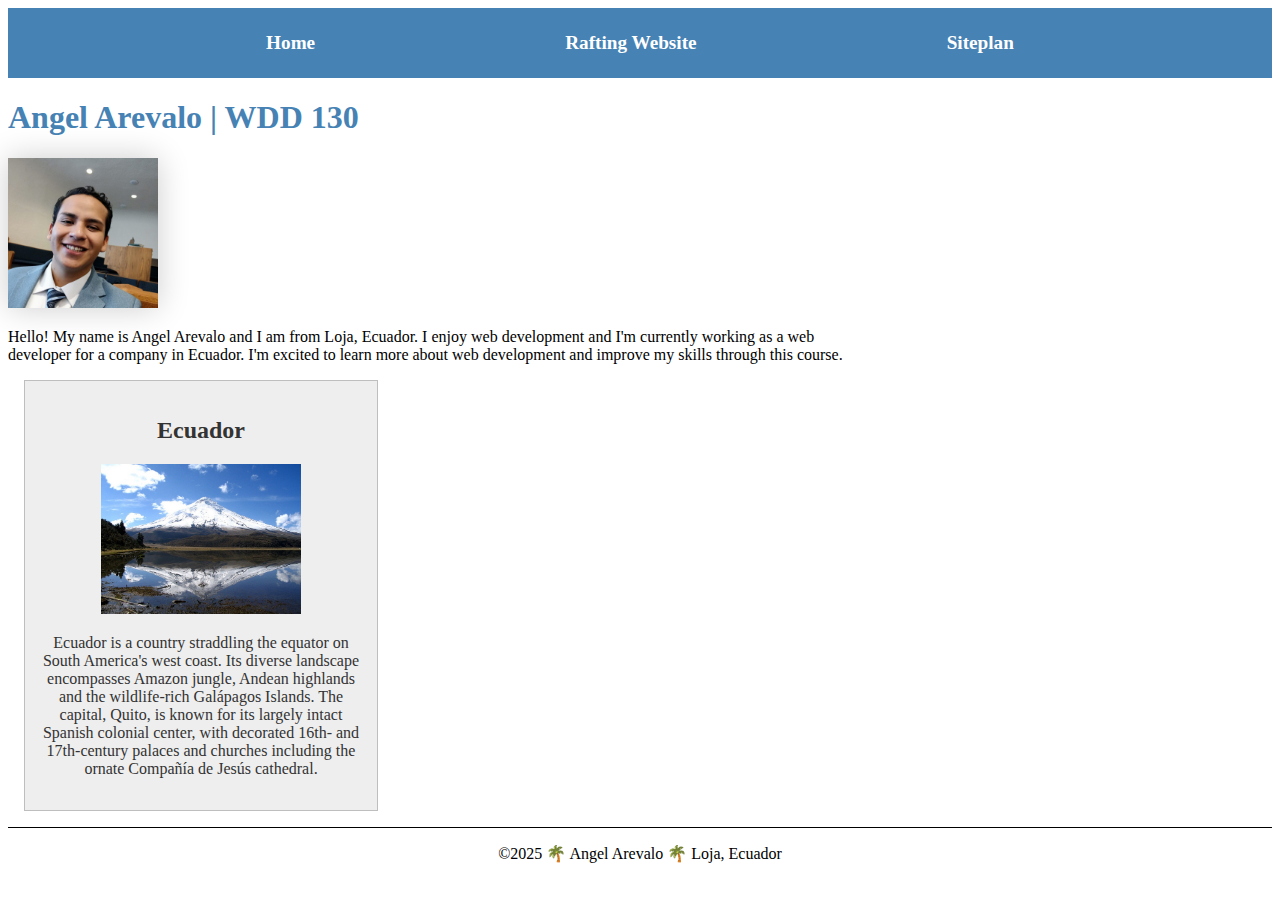
<file: index.html>
<!DOCTYPE html>
<html lang="en">
<head>
    <meta charset="UTF-8">
    <meta name="viewport" content="width=device-width, initial-scale=1.0">
    <title>Angel Arevalo | WDD 130</title>
    <meta name="description" content="Angel Arevalo's WDD 130 course home page, showcasing web development projects and skills">
    <meta name="author" content="Angel Arevalo">
    <link rel="stylesheet" href="styles/styles.css">
</head>
<body>
    <header>
    <nav>
        <a href="#">Home</a>
        <a href="#">Rafting Website</a>
        <a href="#">Siteplan</a>
    </nav>
</header>
    <main class="profile-section">
        <h1>Angel Arevalo | WDD 130</h1>
        
        <img src="images/profile.jpeg" alt="Profile picture of Angel Arevalo" class="profile-image">
        
        <p>Hello! My name is Angel Arevalo and I am from Loja, Ecuador. I enjoy web development and I'm currently working as a web developer for a company in Ecuador. I'm excited to learn more about web development and improve my skills through this course.</p>
    </main>

    <aside>
        <h2>Ecuador</h2>
        <img src="images/ecuador.jpg" alt="Beautiful landscape of Ecuador">
        <p>Ecuador is a country straddling the equator on South America's west coast. Its diverse landscape encompasses Amazon jungle, Andean highlands and the wildlife-rich Galápagos Islands. The capital, Quito, is known for its largely intact Spanish colonial center, with decorated 16th- and 17th-century palaces and churches including the ornate Compañía de Jesús cathedral.</p>
    </aside>

    <footer>
        <p>&copy;2025 <span >🌴</span> Angel Arevalo <span>🌴</span> Loja, Ecuador</p>
    </footer>
</body>
</html>
</file>
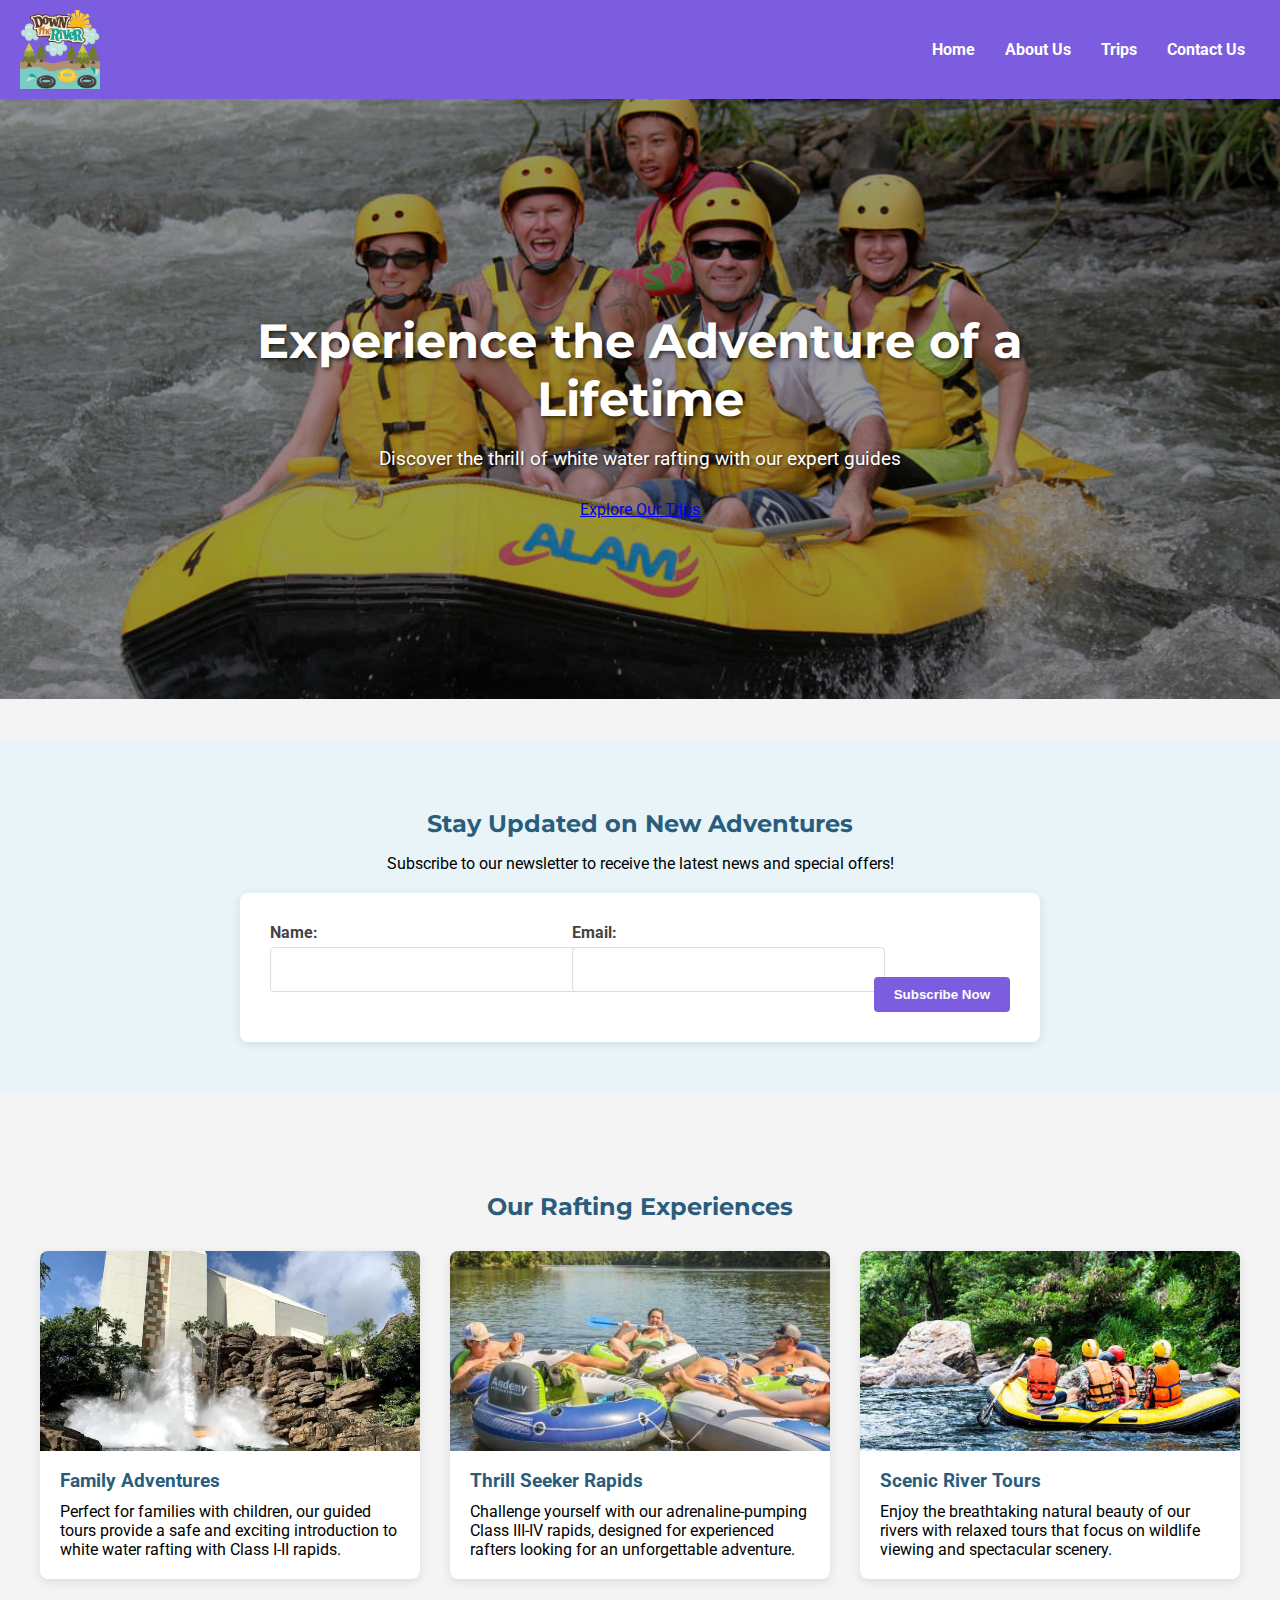
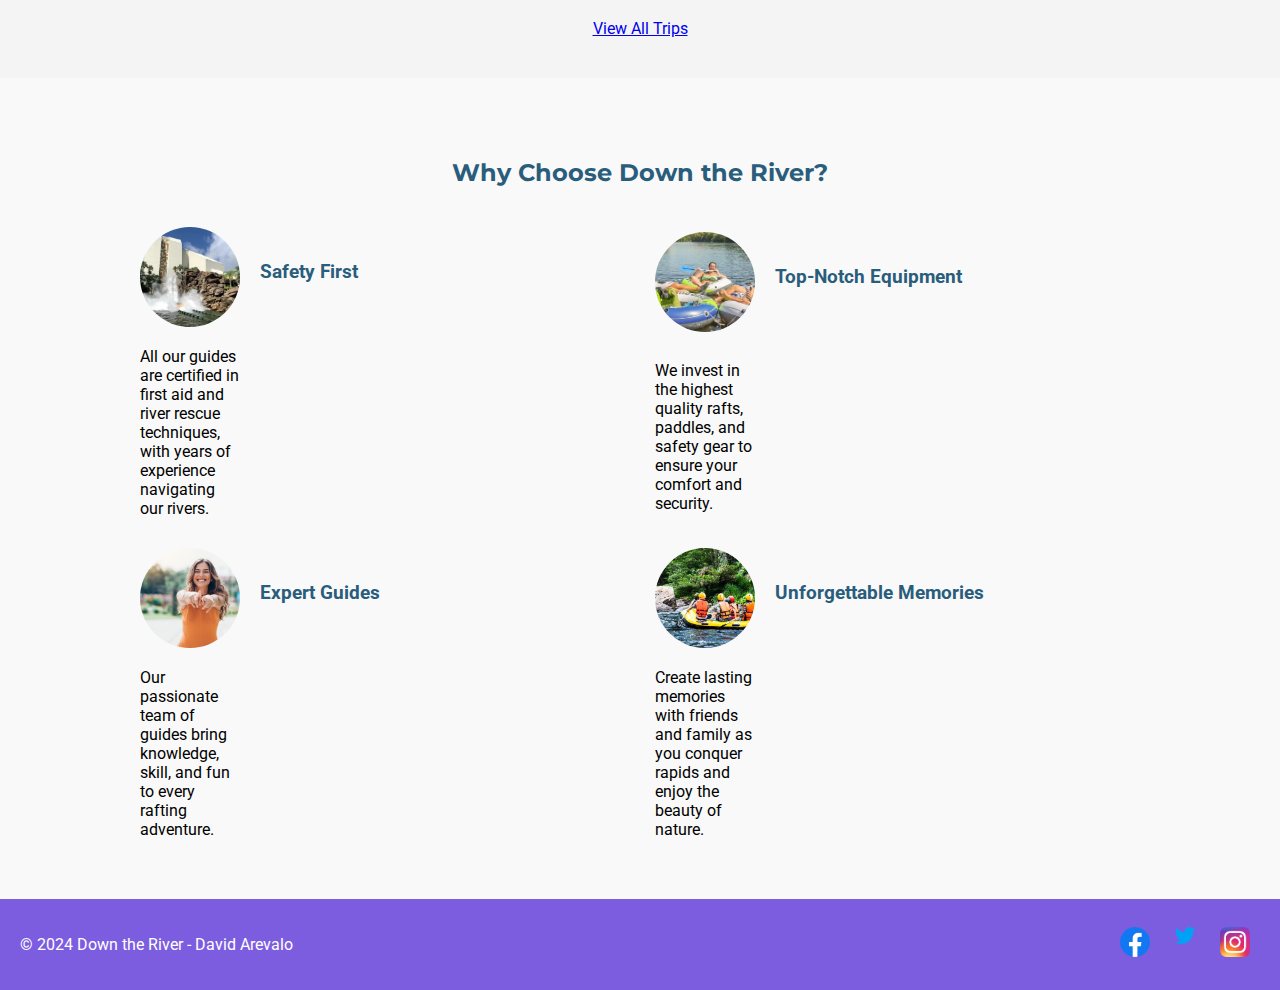
<file: wwr/index.html>
<!DOCTYPE html>
<html lang="en">
<head>
    <meta name="author" content="David Arevalo">
    <meta charset="UTF-8">
    <meta name="viewport" content="width=device-width, initial-scale=1.0">
    <title>Down the River | White Water Rafting Adventures</title>
    <meta name="description" content="Experience thrilling white water rafting adventures with Down the River. Book your adventure today!">
    <!-- Google Fonts -->
    <link rel="preconnect" href="https://fonts.googleapis.com">
    <link rel="preconnect" href="https://fonts.gstatic.com" crossorigin>
    <link href="https://fonts.googleapis.com/css2?family=Roboto:wght@400;700&family=Montserrat:wght@600;700&display=swap" rel="stylesheet">
    <link rel="stylesheet" href="rafting.css">
</head>
<body>
    <header>
        <div class="header-container">
            <img src="images/logo.png" alt="Down the River Logo" class="logo">
            <nav class="top_nav">
                <ul>
                    <li><a href="index.html">Home</a></li>
                    <li><a href="about.html">About Us</a></li>
                    <li><a href="trips.html">Trips</a></li>
                    <li><a href="contact.html">Contact Us</a></li>
                </ul>
            </nav>
        </div>
    </header>
    <main>
        <section class="hero-home">
            <div class="hero-content">
                <h1>Experience the Adventure of a Lifetime</h1>
                <p>Discover the thrill of white water rafting with our expert guides</p>
                <a href="trips.html" class="cta-button">Explore Our Trips</a>
            </div>
        </section>
        
        <section class="newsletter">
            <div class="newsletter-container">
                <h2>Stay Updated on New Adventures</h2>
                <p>Subscribe to our newsletter to receive the latest news and special offers!</p>
                <form action="thankyou.html" method="post" class="newsletter-form">
                    <div class="form-group">
                        <label for="subscriber-name">Name:</label>
                        <input type="text" id="subscriber-name" name="subscriber-name" required>
                    </div>
                    <div class="form-group">
                        <label for="subscriber-email">Email:</label>
                        <input type="email" id="subscriber-email" name="subscriber-email" required>
                    </div>
                    <button type="submit" class="subscribe-btn">Subscribe Now</button>
                </form>
            </div>
        </section>
        
        <section class="services">
            <h2>Our Rafting Experiences</h2>
            <div class="services-grid">
                <div class="service-card">
                    <img src="images/adventure1.webp" alt="Family Rafting">
                    <h3>Family Adventures</h3>
                    <p>Perfect for families with children, our guided tours provide a safe and exciting introduction to white water rafting with Class I-II rapids.</p>
                </div>
                <div class="service-card">
                    <img src="images/adventure2.jpg" alt="Thrill Seeker Rapids">
                    <h3>Thrill Seeker Rapids</h3>
                    <p>Challenge yourself with our adrenaline-pumping Class III-IV rapids, designed for experienced rafters looking for an unforgettable adventure.</p>
                </div>
                <div class="service-card">
                    <img src="images/adventure3.jpeg" alt="Scenic Tours">
                    <h3>Scenic River Tours</h3>
                    <p>Enjoy the breathtaking natural beauty of our rivers with relaxed tours that focus on wildlife viewing and spectacular scenery.</p>
                </div>
            </div>
            <div class="cta-container">
                <a href="trips.html" class="cta-button">View All Trips</a>
            </div>
        </section>
        
        <section class="why-choose">
            <h2>Why Choose Down the River?</h2>
            <div class="features-grid">
                <div class="feature">
                    <img src="images/adventure1.webp" alt="Safety First">
                    <h3>Safety First</h3>
                    <p>All our guides are certified in first aid and river rescue techniques, with years of experience navigating our rivers.</p>
                </div>
                <div class="feature">
                    <img src="images/adventure2.jpg" alt="Quality Equipment">
                    <h3>Top-Notch Equipment</h3>
                    <p>We invest in the highest quality rafts, paddles, and safety gear to ensure your comfort and security.</p>
                </div>
                <div class="feature">
                    <img src="images/employee1.jpg" alt="Expert Guides">
                    <h3>Expert Guides</h3>
                    <p>Our passionate team of guides bring knowledge, skill, and fun to every rafting adventure.</p>
                </div>
                <div class="feature">
                    <img src="images/adventure3.jpeg" alt="Lasting Memories">
                    <h3>Unforgettable Memories</h3>
                    <p>Create lasting memories with friends and family as you conquer rapids and enjoy the beauty of nature.</p>
                </div>
            </div>
        </section>
    </main>
    <footer>
        <div class="footer-content">
            <nav class="media_links">
                <a href="https://facebook.com"><img src="images/facebook.png" alt="Facebook"></a>
                <a href="https://twitter.com"><img src="images/twitter.png" alt="Twitter"></a>
                <a href="https://instagram.com"><img src="images/instagram.png" alt="Instagram"></a>
            </nav>
            <p>&copy; 2024 Down the River - David Arevalo</p>
        </div>
    </footer>
</body>
</html>
</file>
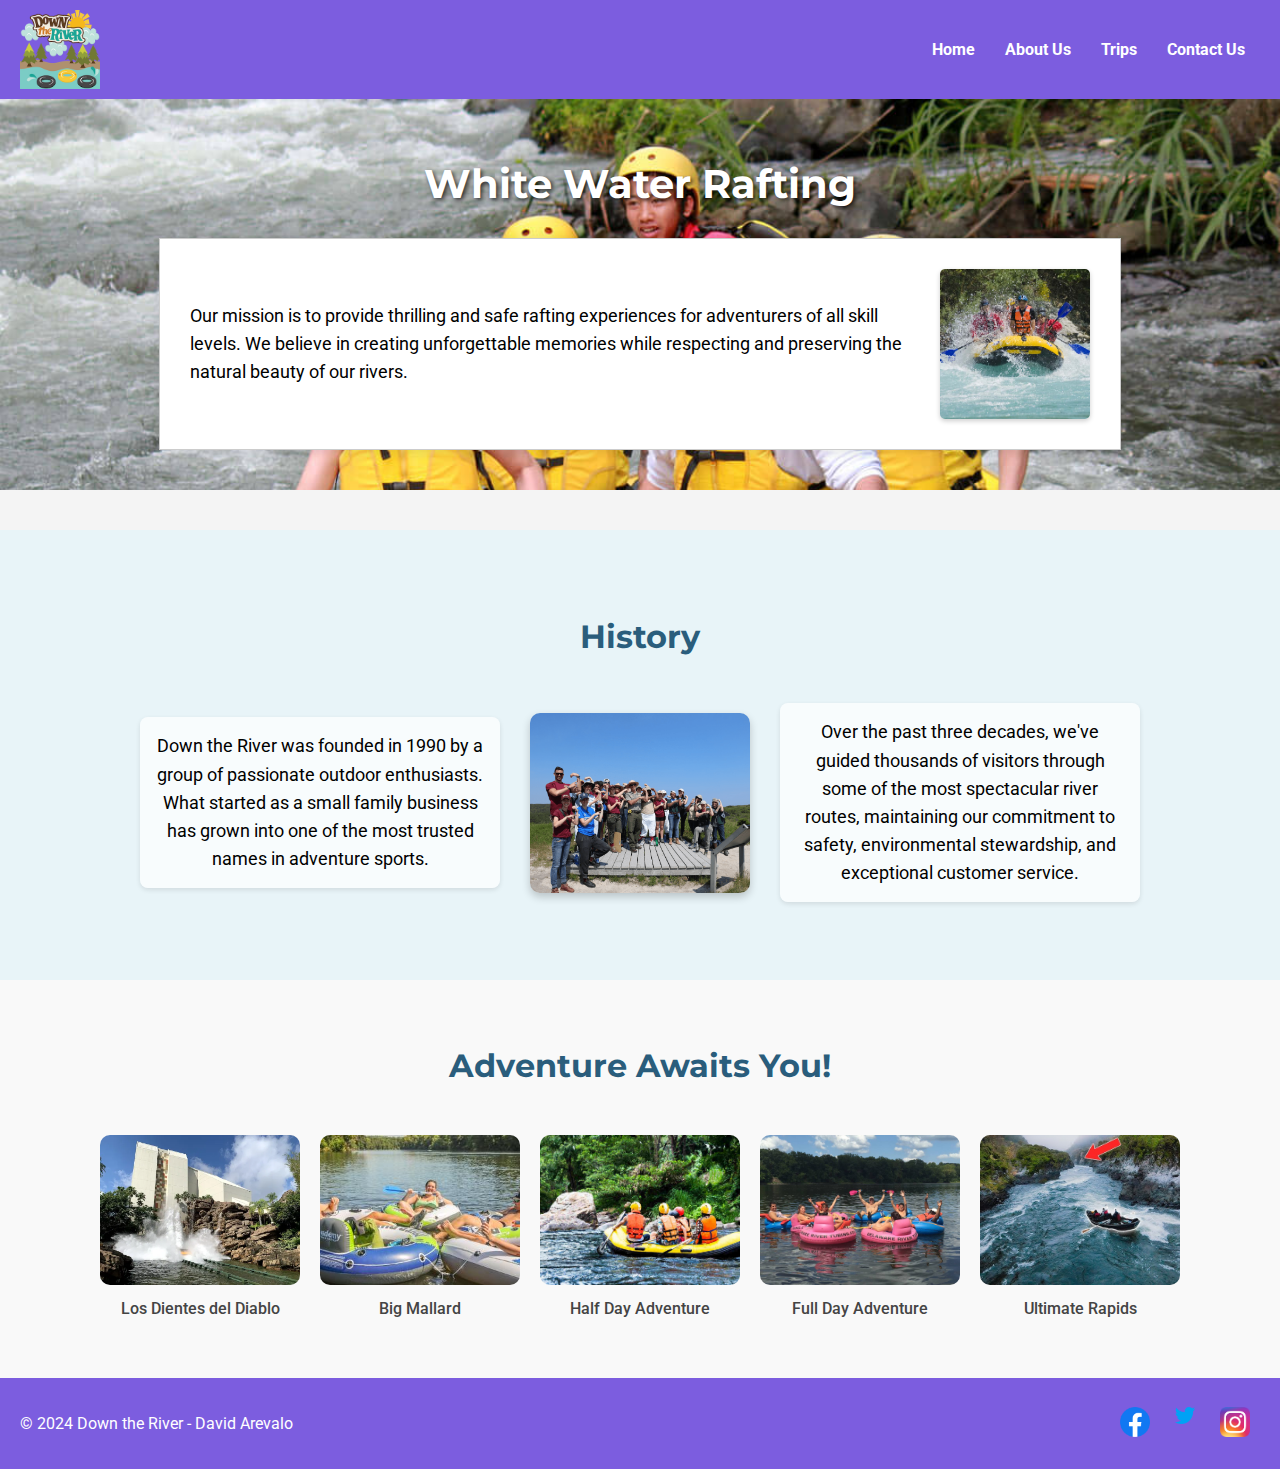
<file: wwr/about.html>
<!DOCTYPE html>
<html lang="en">
<head>
    <meta name="author" content="David Arevalo">
    <meta charset="UTF-8">
    <meta name="viewport" content="width=device-width, initial-scale=1.0">
    <title>About Us | Down the River</title>
    <meta name="description" content="Learn about our history and mission at Down the River">
    <!-- Google Fonts -->
    <link rel="preconnect" href="https://fonts.googleapis.com">
    <link rel="preconnect" href="https://fonts.gstatic.com" crossorigin>
    <link href="https://fonts.googleapis.com/css2?family=Roboto:wght@400;700&family=Montserrat:wght@600;700&display=swap" rel="stylesheet">
    <link rel="stylesheet" href="rafting.css">
</head>
<body>
    <header>
        <div class="header-container">
            <img src="images/logo.png" alt="Down the River Logo" class="logo">
            <nav class="top_nav">
                <ul>
                    <li><a href="index.html">Home</a></li>
                    <li><a href="about.html">About Us</a></li>
                    <li><a href="trips.html">Trips</a></li>
                    <li><a href="contact.html">Contact Us</a></li>
                </ul>
            </nav>
        </div>
    </header>
    <main>
        <section class="hero">
            <h1>White Water Rafting</h1>
            <article>
                <p>Our mission is to provide thrilling and safe rafting experiences for adventurers of all skill levels. We believe in creating unforgettable memories while respecting and preserving the natural beauty of our rivers.</p>
                <img src="images/happy-client.jpg" alt="Happy rafting client">
            </article>
        </section>
        <section class="history">
            <h2>History</h2>
            <div class="history-content">
                <p>Down the River was founded in 1990 by a group of passionate outdoor enthusiasts. What started as a small family business has grown into one of the most trusted names in adventure sports.</p>
                <img src="images/history.webp" alt="Rafting history">
                <p>Over the past three decades, we've guided thousands of visitors through some of the most spectacular river routes, maintaining our commitment to safety, environmental stewardship, and exceptional customer service.</p>
            </div>
        </section>
        <section class="adventure">
            <h2>Adventure Awaits You!</h2>
            <div class="adventure-gallery">
                <figure>
                    <img src="images/adventure1.webp" alt="Los Dientes del Diablo">
                    <figcaption>Los Dientes del Diablo</figcaption>
                </figure>
                <figure>
                    <img src="images/adventure2.jpg" alt="Big Mallard">
                    <figcaption>Big Mallard</figcaption>
                </figure>
                <figure>
                    <img src="images/adventure3.jpeg" alt="Half Day Adventure">
                    <figcaption>Half Day Adventure</figcaption>
                </figure>
                <figure>
                    <img src="images/adventure4.jpg" alt="Full Day Adventure">
                    <figcaption>Full Day Adventure</figcaption>
                </figure>
                <figure>
                    <img src="images/adventure5.jpg" alt="Ultimate Rapids">
                    <figcaption>Ultimate Rapids</figcaption>
                </figure>
            </div>
        </section>
    </main>
    <footer>
        <div class="footer-content">
            <nav class="media_links">
                <a href="https://facebook.com"><img src="images/facebook.png" alt="Facebook"></a>
                <a href="https://twitter.com"><img src="images/twitter.png" alt="Twitter"></a>
                <a href="https://instagram.com"><img src="images/instagram.png" alt="Instagram"></a>
            </nav>
            <p>&copy; 2024 Down the River - David Arevalo</p>
        </div>
    </footer>
</body>
</html>
</file>
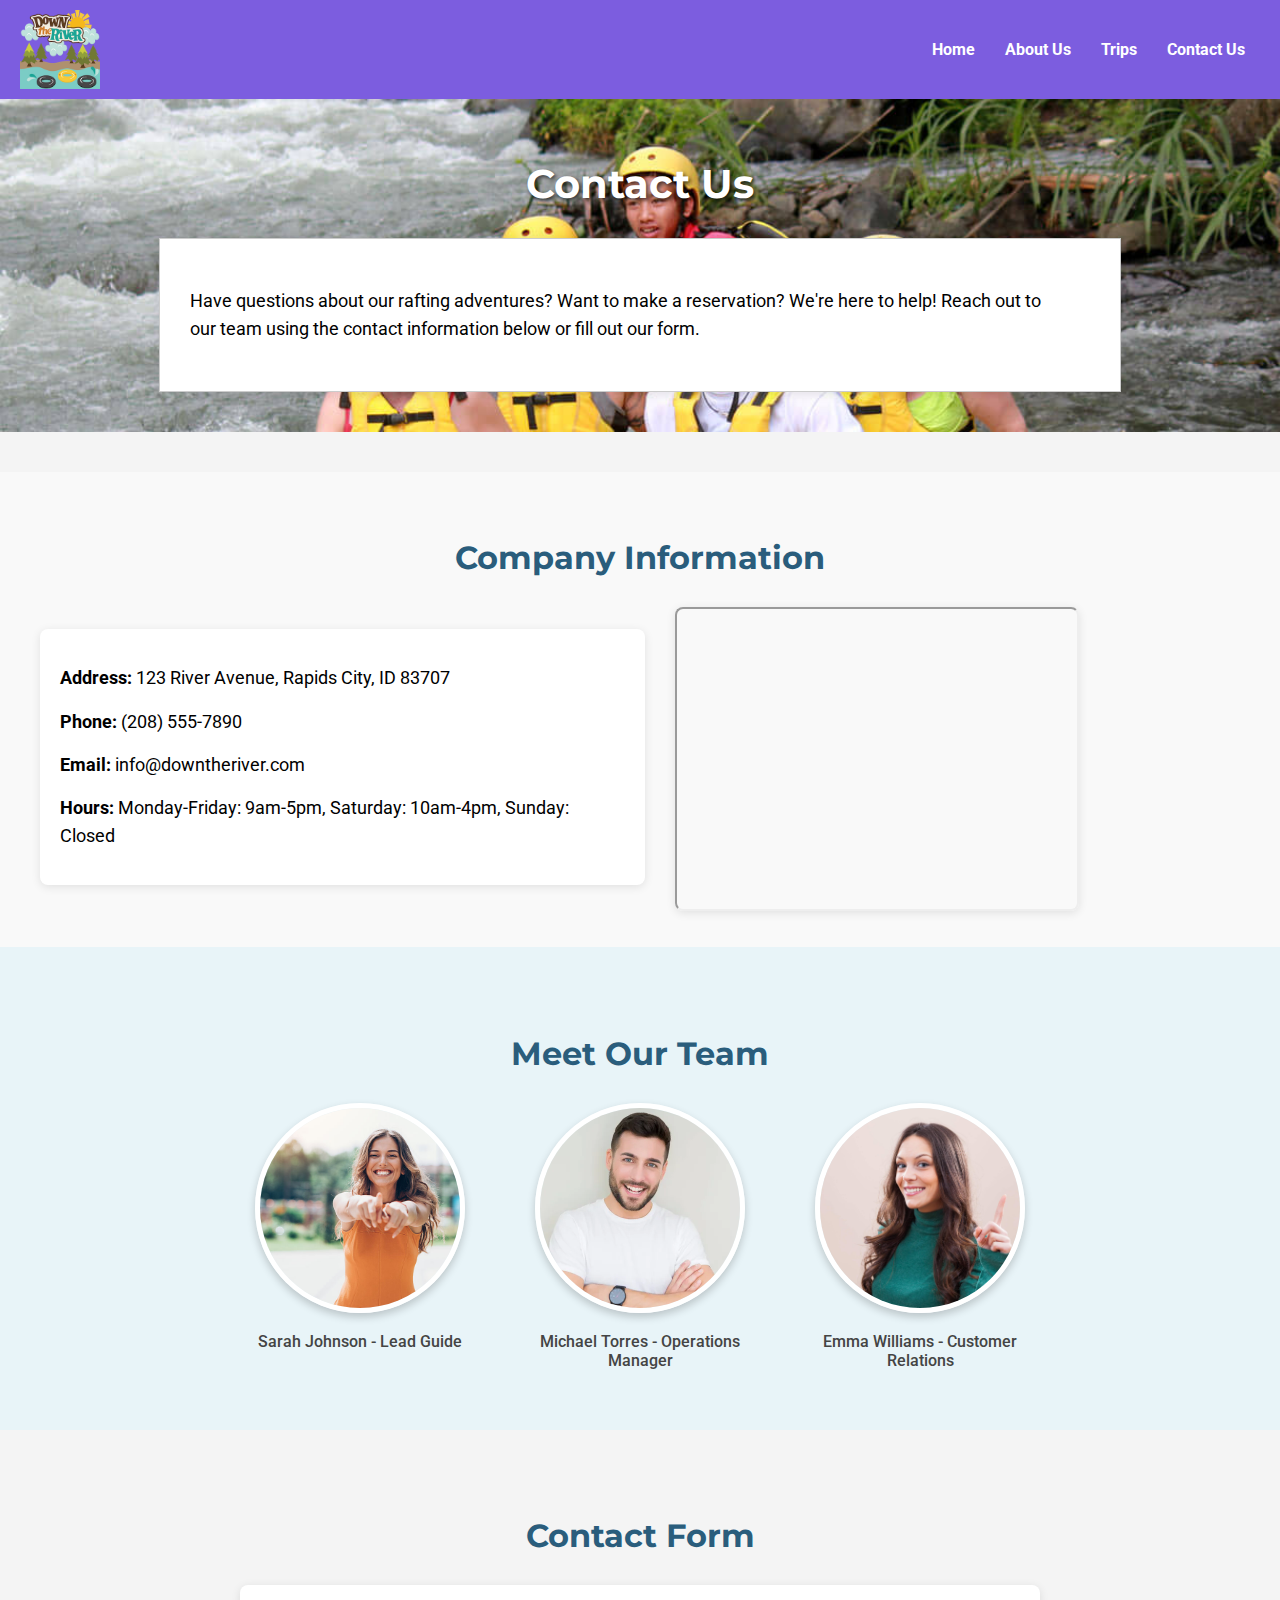
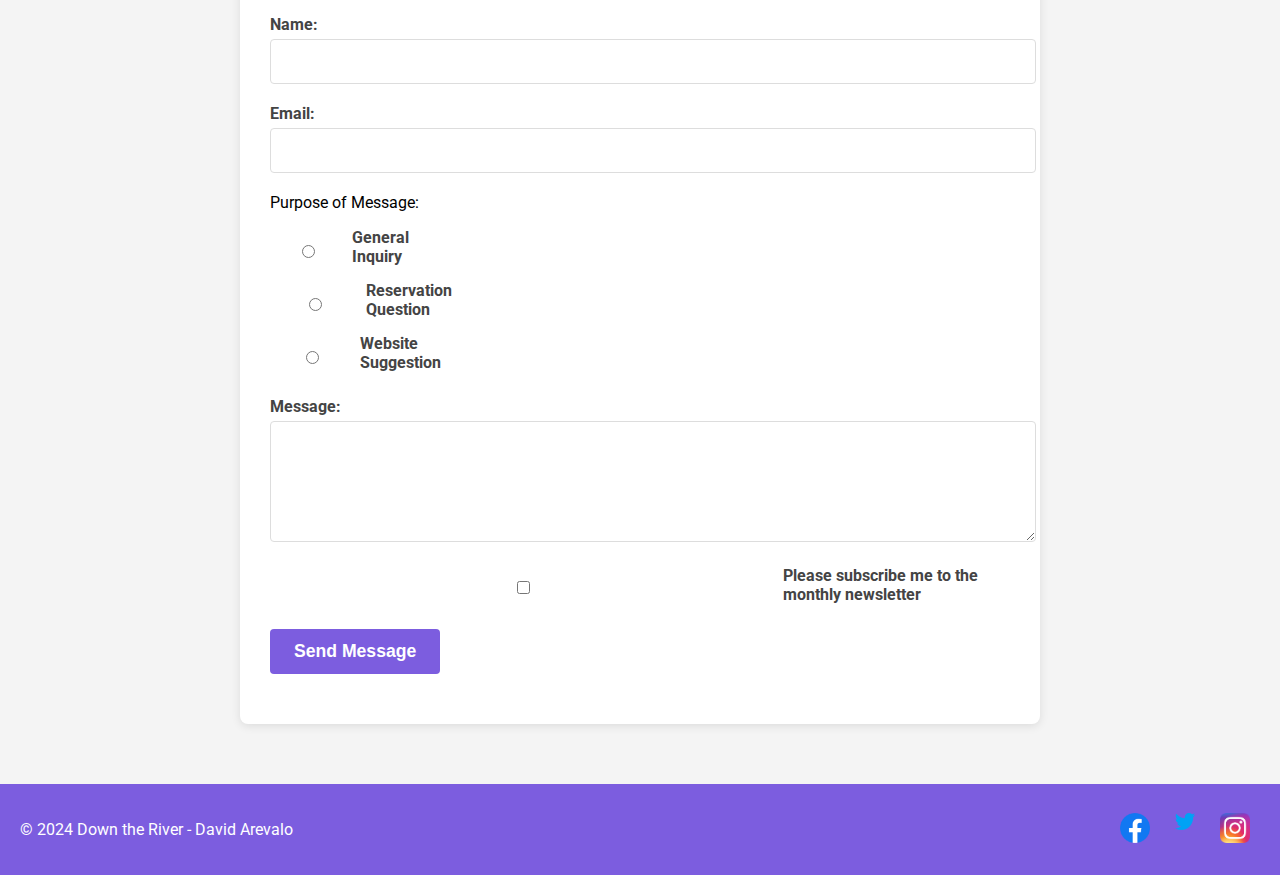
<file: wwr/contact.html>
<!DOCTYPE html>
<html lang="en">
<head>
    <meta name="author" content="David Arevalo">
    <meta charset="UTF-8">
    <meta name="viewport" content="width=device-width, initial-scale=1.0">
    <title>Contact Us | Down the River</title>
    <meta name="description" content="Contact Down the River for whitewater rafting adventures, questions, and reservations">
    <!-- Google Fonts -->
    <link rel="preconnect" href="https://fonts.googleapis.com">
    <link rel="preconnect" href="https://fonts.gstatic.com" crossorigin>
    <link href="https://fonts.googleapis.com/css2?family=Roboto:wght@400;700&family=Montserrat:wght@600;700&display=swap" rel="stylesheet">
    <link rel="stylesheet" href="rafting.css">
</head>
<body>
    <header>
        <div class="header-container">
            <img src="images/logo.png" alt="Down the River Logo" class="logo">
            <nav class="top_nav">
                <ul>
                    <li><a href="index.html">Home</a></li>
                    <li><a href="about.html">About Us</a></li>
                    <li><a href="trips.html">Trips</a></li>
                    <li><a href="contact.html">Contact Us</a></li>
                </ul>
            </nav>
        </div>
    </header>
    <main>
        <section class="hero">
            <h1>Contact Us</h1>
            <article>
                <p>Have questions about our rafting adventures? Want to make a reservation? We're here to help! Reach out to our team using the contact information below or fill out our form.</p>
            </article>
        </section>
        
        <section class="contact-info">
            <h2>Company Information</h2>
            <div class="info-container">
                <div class="contact-details">
                    <p><strong>Address:</strong> 123 River Avenue, Rapids City, ID 83707</p>
                    <p><strong>Phone:</strong> (208) 555-7890</p>
                    <p><strong>Email:</strong> info@downtheriver.com</p>
                    <p><strong>Hours:</strong> Monday-Friday: 9am-5pm, Saturday: 10am-4pm, Sunday: Closed</p>
                </div>
                <div class="map-container">
                    <iframe src="https://www.google.com/maps/embed?pb=!1m18!1m12!1m3!1d2890.748450993044!2d-116.21639522393851!3d43.59801905555839!2m3!1f0!2f0!3f0!3m2!1i1024!2i768!4f13.1!3m3!1m2!1s0x54aef89c8c911411%3A0x90fe558b9171bbcb!2sBoise%20River!5b1!4m5!3m4!1s0x0%3A0x0!8m2!3d43.5980191!4d-116.2142065" width="400" height="300" allowfullscreen="" loading="lazy"></iframe>
                </div>
            </div>
        </section>
        
        <section class="team">
            <h2>Meet Our Team</h2>
            <div class="team-gallery">
                <figure>
                    <img src="images/employee1.jpg" alt="Sarah Johnson">
                    <figcaption>Sarah Johnson - Lead Guide</figcaption>
                </figure>
                <figure>
                    <img src="images/employee2.jpg" alt="Michael Torres">
                    <figcaption>Michael Torres - Operations Manager</figcaption>
                </figure>
                <figure>
                    <img src="images/employee3.jpg" alt="Emma Williams">
                    <figcaption>Emma Williams - Customer Relations</figcaption>
                </figure>
            </div>
        </section>
        
        <section class="contact-form">
            <h2>Contact Form</h2>
            <form action="thankyou.html" method="post">
                <div class="form-group">
                    <label for="name">Name:</label>
                    <input type="text" id="name" name="name" required>
                </div>
                
                <div class="form-group">
                    <label for="email">Email:</label>
                    <input type="email" id="email" name="email" required>
                </div>
                
                <div class="form-group">
                    <p>Purpose of Message:</p>
                    <div class="radio-options">
                        <div class="radio-option">
                            <input type="radio" id="inquiry" name="purpose" value="inquiry" required>
                            <label for="inquiry">General Inquiry</label>
                        </div>
                        
                        <div class="radio-option">
                            <input type="radio" id="reservation" name="purpose" value="reservation">
                            <label for="reservation">Reservation Question</label>
                        </div>
                        
                        <div class="radio-option">
                            <input type="radio" id="suggestion" name="purpose" value="suggestion">
                            <label for="suggestion">Website Suggestion</label>
                        </div>
                    </div>
                </div>
                
                <div class="form-group">
                    <label for="message">Message:</label>
                    <textarea id="message" name="message" rows="5" required></textarea>
                </div>
                
                <div class="form-group checkbox">
                    <input type="checkbox" id="newsletter" name="newsletter" value="yes">
                    <label for="newsletter">Please subscribe me to the monthly newsletter</label>
                </div>
                
                <div class="form-group">
                    <button type="submit" class="submit-btn">Send Message</button>
                </div>
            </form>
        </section>
    </main>
    <footer>
        <div class="footer-content">
            <nav class="media_links">
                <a href="https://facebook.com"><img src="images/facebook.png" alt="Facebook"></a>
                <a href="https://twitter.com"><img src="images/twitter.png" alt="Twitter"></a>
                <a href="https://instagram.com"><img src="images/instagram.png" alt="Instagram"></a>
            </nav>
            <p>&copy; 2024 Down the River - David Arevalo</p>
        </div>
    </footer>
</body>
</html>
</file>
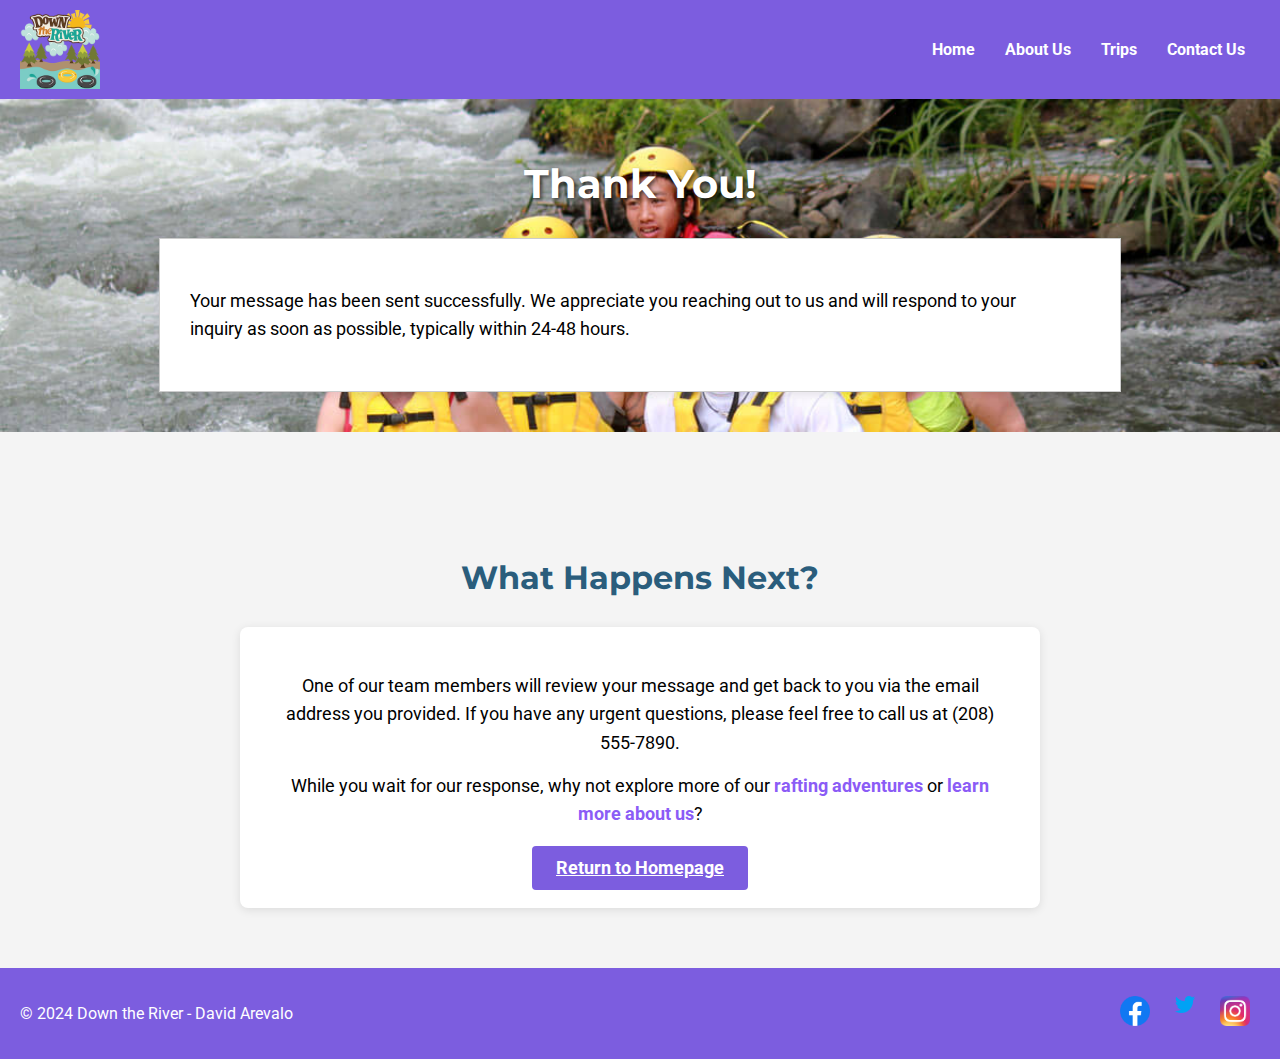
<file: wwr/thankyou.html>
<!DOCTYPE html>
<html lang="en">
<head>
    <meta name="author" content="David Arevalo">
    <meta charset="UTF-8">
    <meta name="viewport" content="width=device-width, initial-scale=1.0">
    <title>Thank You | Down the River</title>
    <meta name="description" content="Thank you for contacting Down the River">
    <!-- Google Fonts -->
    <link rel="preconnect" href="https://fonts.googleapis.com">
    <link rel="preconnect" href="https://fonts.gstatic.com" crossorigin>
    <link href="https://fonts.googleapis.com/css2?family=Roboto:wght@400;700&family=Montserrat:wght@600;700&display=swap" rel="stylesheet">
    <link rel="stylesheet" href="rafting.css">
</head>
<body>
    <header>
        <div class="header-container">
            <img src="images/logo.png" alt="Down the River Logo" class="logo">
            <nav class="top_nav">
                <ul>
                    <li><a href="index.html">Home</a></li>
                    <li><a href="about.html">About Us</a></li>
                    <li><a href="trips.html">Trips</a></li>
                    <li><a href="contact.html">Contact Us</a></li>
                </ul>
            </nav>
        </div>
    </header>
    <main>
        <section class="hero">
            <h1>Thank You!</h1>
            <article>
                <p>Your message has been sent successfully. We appreciate you reaching out to us and will respond to your inquiry as soon as possible, typically within 24-48 hours.</p>
            </article>
        </section>
        
        <section class="thank-you">
            <h2>What Happens Next?</h2>
            <div class="thank-you-content">
                <p>One of our team members will review your message and get back to you via the email address you provided. If you have any urgent questions, please feel free to call us at (208) 555-7890.</p>
                <p>While you wait for our response, why not explore more of our <a href="trips.html">rafting adventures</a> or <a href="about.html">learn more about us</a>?</p>
                <div class="return-link">
                    <a href="index.html" class="submit-btn">Return to Homepage</a>
                </div>
            </div>
        </section>
    </main>
    <footer>
        <div class="footer-content">
            <nav class="media_links">
                <a href="https://facebook.com"><img src="images/facebook.png" alt="Facebook"></a>
                <a href="https://twitter.com"><img src="images/twitter.png" alt="Twitter"></a>
                <a href="https://instagram.com"><img src="images/instagram.png" alt="Instagram"></a>
            </nav>
            <p>&copy; 2024 Down the River - David Arevalo</p>
        </div>
    </footer>
</body>
</html>
</file>
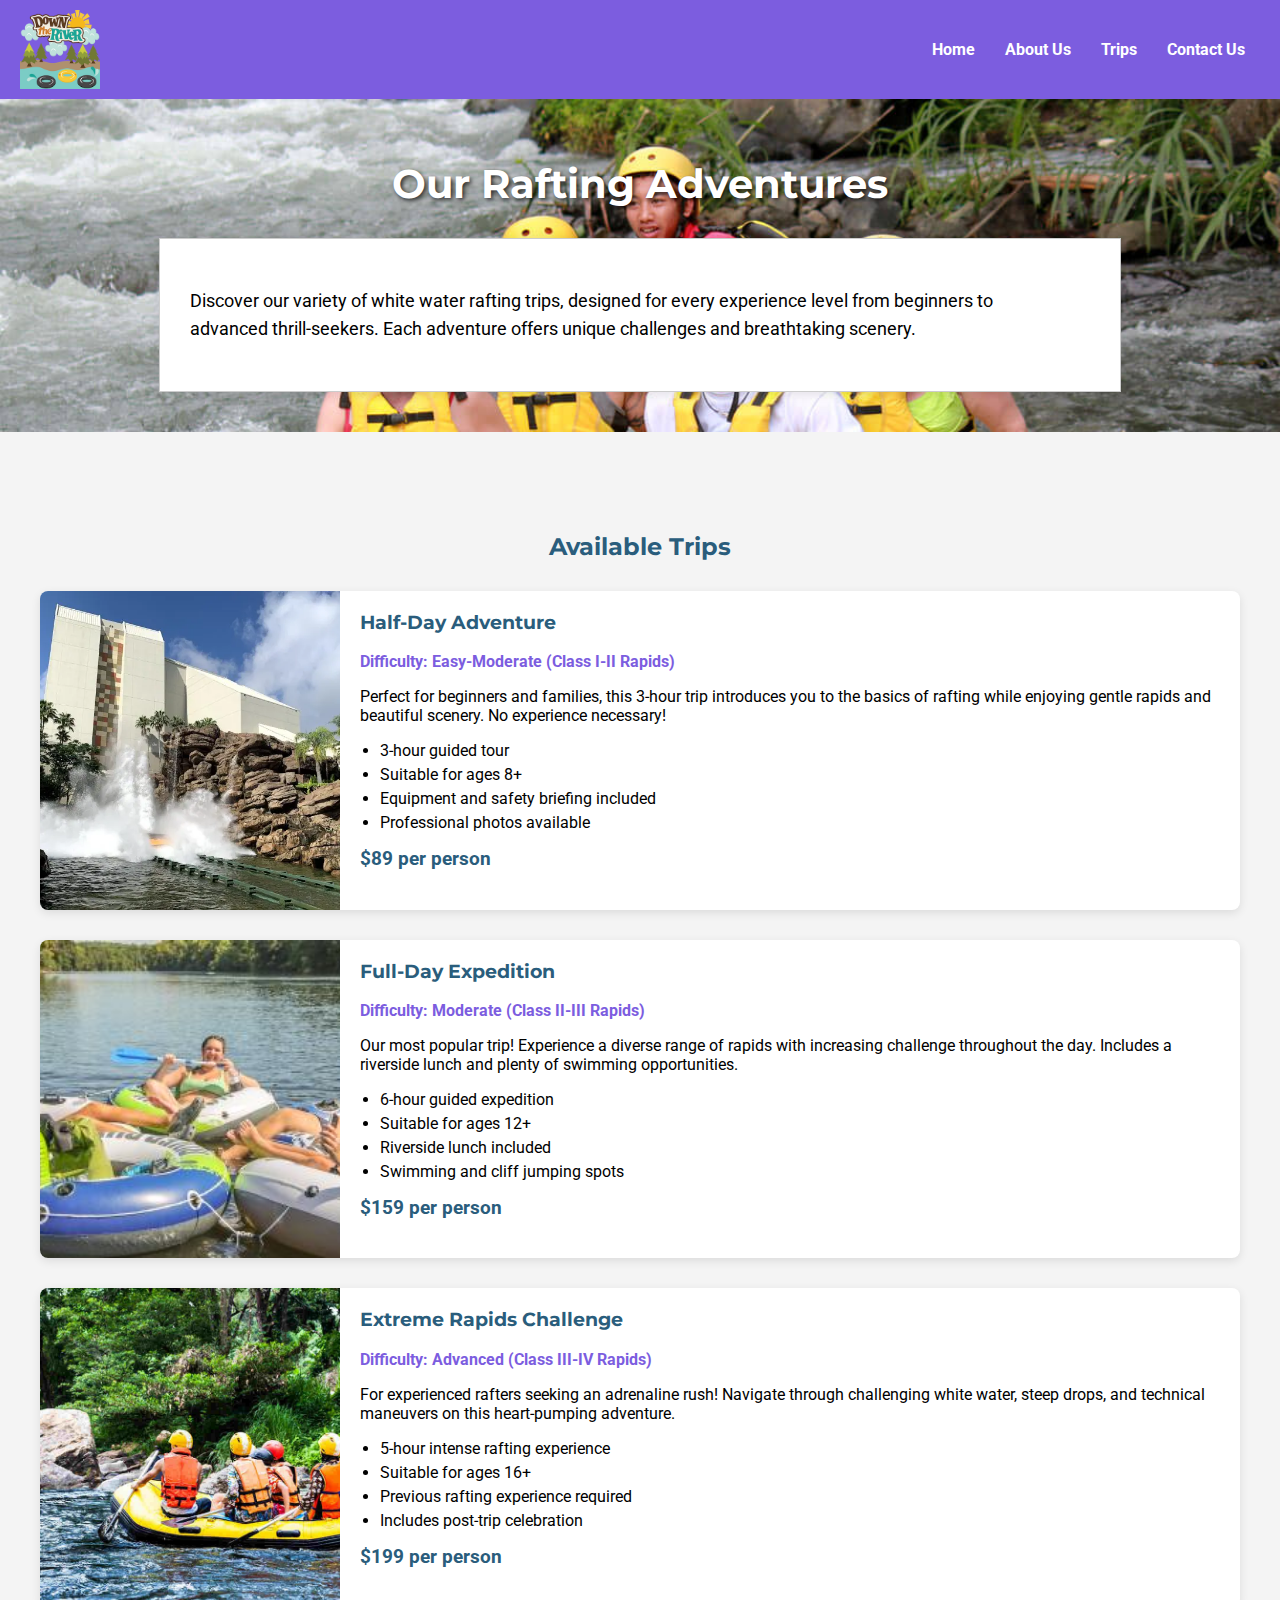
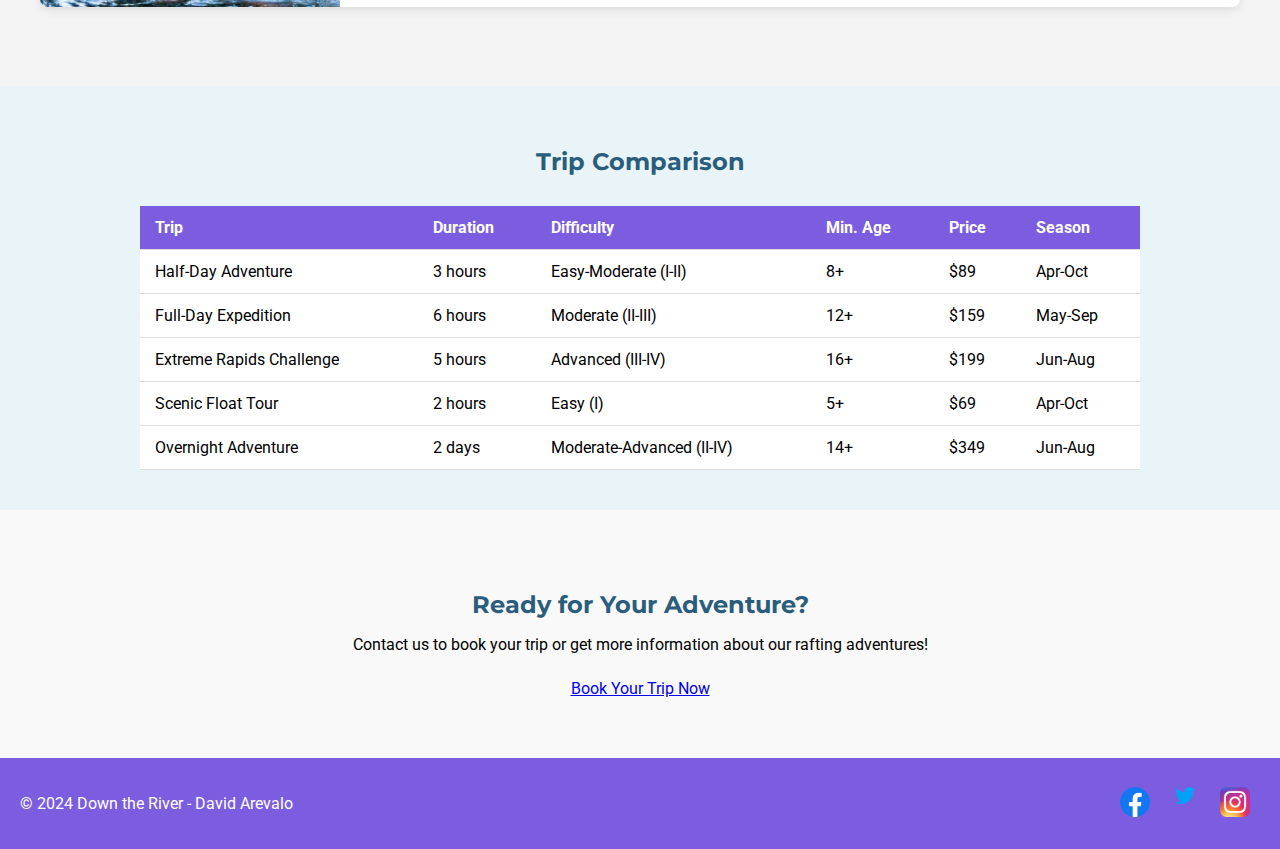
<file: wwr/trips.html>
<!DOCTYPE html>
<html lang="en">
<head>
    <meta name="author" content="David Arevalo">
    <meta charset="UTF-8">
    <meta name="viewport" content="width=device-width, initial-scale=1.0">
    <title>Rafting Trips | Down the River</title>
    <meta name="description" content="Explore our variety of white water rafting trips from beginner-friendly to challenging adventures">
    <!-- Google Fonts -->
    <link rel="preconnect" href="https://fonts.googleapis.com">
    <link rel="preconnect" href="https://fonts.gstatic.com" crossorigin>
    <link href="https://fonts.googleapis.com/css2?family=Roboto:wght@400;700&family=Montserrat:wght@600;700&display=swap" rel="stylesheet">
    <link rel="stylesheet" href="rafting.css">
</head>
<body>
    <header>
        <div class="header-container">
            <img src="images/logo.png" alt="Down the River Logo" class="logo">
            <nav class="top_nav">
                <ul>
                    <li><a href="index.html">Home</a></li>
                    <li><a href="about.html">About Us</a></li>
                    <li><a href="trips.html">Trips</a></li>
                    <li><a href="contact.html">Contact Us</a></li>
                </ul>
            </nav>
        </div>
    </header>
    <main>
        <section class="hero">
            <h1>Our Rafting Adventures</h1>
            <article>
                <p>Discover our variety of white water rafting trips, designed for every experience level from beginners to advanced thrill-seekers. Each adventure offers unique challenges and breathtaking scenery.</p>
            </article>
        </section>
        
        <section class="trips-overview">
            <h2>Available Trips</h2>
            <div class="trips-grid">
                <div class="trip-card">
                    <img src="images/adventure1.webp" alt="Half-Day Adventure">
                    <div class="trip-content">
                        <h3>Half-Day Adventure</h3>
                        <p class="difficulty">Difficulty: Easy-Moderate (Class I-II Rapids)</p>
                        <p>Perfect for beginners and families, this 3-hour trip introduces you to the basics of rafting while enjoying gentle rapids and beautiful scenery. No experience necessary!</p>
                        <ul class="trip-features">
                            <li>3-hour guided tour</li>
                            <li>Suitable for ages 8+</li>
                            <li>Equipment and safety briefing included</li>
                            <li>Professional photos available</li>
                        </ul>
                        <p class="price">$89 per person</p>
                    </div>
                </div>
                
                <div class="trip-card">
                    <img src="images/adventure2.jpg" alt="Full-Day Expedition">
                    <div class="trip-content">
                        <h3>Full-Day Expedition</h3>
                        <p class="difficulty">Difficulty: Moderate (Class II-III Rapids)</p>
                        <p>Our most popular trip! Experience a diverse range of rapids with increasing challenge throughout the day. Includes a riverside lunch and plenty of swimming opportunities.</p>
                        <ul class="trip-features">
                            <li>6-hour guided expedition</li>
                            <li>Suitable for ages 12+</li>
                            <li>Riverside lunch included</li>
                            <li>Swimming and cliff jumping spots</li>
                        </ul>
                        <p class="price">$159 per person</p>
                    </div>
                </div>
                
                <div class="trip-card">
                    <img src="images/adventure3.jpeg" alt="Extreme Rapids Challenge">
                    <div class="trip-content">
                        <h3>Extreme Rapids Challenge</h3>
                        <p class="difficulty">Difficulty: Advanced (Class III-IV Rapids)</p>
                        <p>For experienced rafters seeking an adrenaline rush! Navigate through challenging white water, steep drops, and technical maneuvers on this heart-pumping adventure.</p>
                        <ul class="trip-features">
                            <li>5-hour intense rafting experience</li>
                            <li>Suitable for ages 16+</li>
                            <li>Previous rafting experience required</li>
                            <li>Includes post-trip celebration</li>
                        </ul>
                        <p class="price">$199 per person</p>
                    </div>
                </div>
            </div>
        </section>
        
        <section class="trips-table">
            <h2>Trip Comparison</h2>
            <div class="table-container">
                <table>
                    <thead>
                        <tr>
                            <th>Trip</th>
                            <th>Duration</th>
                            <th>Difficulty</th>
                            <th>Min. Age</th>
                            <th>Price</th>
                            <th>Season</th>
                        </tr>
                    </thead>
                    <tbody>
                        <tr>
                            <td>Half-Day Adventure</td>
                            <td>3 hours</td>
                            <td>Easy-Moderate (I-II)</td>
                            <td>8+</td>
                            <td>$89</td>
                            <td>Apr-Oct</td>
                        </tr>
                        <tr>
                            <td>Full-Day Expedition</td>
                            <td>6 hours</td>
                            <td>Moderate (II-III)</td>
                            <td>12+</td>
                            <td>$159</td>
                            <td>May-Sep</td>
                        </tr>
                        <tr>
                            <td>Extreme Rapids Challenge</td>
                            <td>5 hours</td>
                            <td>Advanced (III-IV)</td>
                            <td>16+</td>
                            <td>$199</td>
                            <td>Jun-Aug</td>
                        </tr>
                        <tr>
                            <td>Scenic Float Tour</td>
                            <td>2 hours</td>
                            <td>Easy (I)</td>
                            <td>5+</td>
                            <td>$69</td>
                            <td>Apr-Oct</td>
                        </tr>
                        <tr>
                            <td>Overnight Adventure</td>
                            <td>2 days</td>
                            <td>Moderate-Advanced (II-IV)</td>
                            <td>14+</td>
                            <td>$349</td>
                            <td>Jun-Aug</td>
                        </tr>
                    </tbody>
                </table>
            </div>
        </section>
        
        <section class="booking-cta">
            <h2>Ready for Your Adventure?</h2>
            <p>Contact us to book your trip or get more information about our rafting adventures!</p>
            <a href="contact.html" class="cta-button">Book Your Trip Now</a>
        </section>
    </main>
    <footer>
        <div class="footer-content">
            <nav class="media_links">
                <a href="https://facebook.com"><img src="images/facebook.png" alt="Facebook"></a>
                <a href="https://twitter.com"><img src="images/twitter.png" alt="Twitter"></a>
                <a href="https://instagram.com"><img src="images/instagram.png" alt="Instagram"></a>
            </nav>
            <p>&copy; 2024 Down the River - David Arevalo</p>
        </div>
    </footer>
</body>
</html>
</file>
<file: styles/styles.css>
nav {
    background-color: #4682B4;
    padding: 1rem;
    display: flex;
    justify-content: space-evenly;
    align-items: center;
}

nav a {
    color: white;
    text-decoration: none;
    font-size: 1.2rem;
    font-weight: 700;
    padding: 0.5rem;
}

nav a:hover {
    color: #ddd;
    background-color: rgba(0, 0, 0, 0.2);
    border-radius: 4px;
}

h1 {
    color: #4682B4;
}

main {
    max-width: 840px;
}

main img {
    width: 150px;
    height: auto;
    box-shadow: 0 0 30px rgba(0, 0, 0, 0.2);
}

p {
    padding: 0;
}

aside {
    width: 20rem;
    margin: 1rem;
    border: 1px solid rgb(0 0 0 / 0.2);
    padding: 1rem;
    background-color: #eee;
    color: #333;
    text-align: center;
}

aside img {
    width: 200px;
    height: auto;
}

footer {
    margin-top: 15px;
    border-top: 1px solid #000;
    text-align: center;
}
</file>
<file: wwr/rafting.css>
/* General styles */
body {
    font-family: 'Roboto', sans-serif;
    margin: 0;
    padding: 0;
    box-sizing: border-box;
    background-color: #f4f4f4;
}

/* Header styles */
.header-container {
    display: grid;
    grid-template-columns: auto 1fr;
    align-items: center;
    background-color: #7c5ddf; /* Darker shade for better contrast with white text */
    padding: 10px 20px;
}

.logo {
    width: 80px;
}

.top_nav ul {
    display: flex;
    justify-content: flex-end;
    list-style: none;
    padding: 0;
    margin: 0;
}

.top_nav ul li {
    margin: 0 15px;
}

.top_nav ul li a {
    text-decoration: none;
    color: white;
    font-weight: bold;
}

/* Hero section */
.hero {
    position: relative;
    text-align: center;
    padding: 40px 20px;
    background-image: url('images/hero.jpg');
    background-size: cover;
    margin-bottom: 40px;
}


.hero::before {
    top: 10px;
    /* transform: rotate(-1deg); */
}

.hero::after {
    bottom: 10px;
    /* transform: rotate(1deg); */
}

.hero h1 {
    font-family: 'Montserrat', sans-serif;
    font-size: 2.5em;
    color: white;
    margin: 20px 0 30px;
    position: relative;
    z-index: 2;
    text-shadow: 2px 2px 4px rgba(0,0,0,0.7); /* Add shadow for better contrast */
}

.hero img {
    width: 100%;
    max-height: 400px;
    object-fit: cover;
    display: none; /* Hide the top image as per wireframe */
}

.hero article {
    display: flex;
    justify-content: space-between;
    align-items: center;
    padding: 30px;
    border: 1px solid #ccc;
    max-width: 900px;
    margin: 0 auto;
    background-color: #fff;
    position: relative;
    z-index: 2;
    box-shadow: 0 2px 10px rgba(0,0,0,0.1);
}

.hero article p {
    flex: 1;
    text-align: left;
    padding-right: 20px;
    line-height: 1.6;
    font-size: 1.1em;
}

.hero article img {
    display: block;
    width: 150px;
    height: 150px;
    object-fit: cover;
    border-radius: 5px;
    box-shadow: 0 2px 5px rgba(0,0,0,0.2);
}

/* History section */
.history {
    text-align: center;
    padding: 60px 20px;
    background-color: #e8f4f8;
}

.history h2 {
    margin-bottom: 30px;
    color: #2a5d7c;
    font-family: 'Montserrat', sans-serif;
    font-size: 2em;
}

.history-content {
    display: grid;
    grid-template-columns: 1fr auto 1fr;
    gap: 30px;
    align-items: center;
    max-width: 1000px;
    margin: 0 auto;
}

.history-content p {
    line-height: 1.6;
    font-size: 1.1em;
    padding: 15px;
    background-color: rgba(255, 255, 255, 0.7);
    border-radius: 8px;
    box-shadow: 0 2px 5px rgba(0,0,0,0.1);
}

.history-content img {
    width: 220px;
    height: 180px;
    object-fit: cover;
    border-radius: 10px;
    box-shadow: 0 4px 8px rgba(0,0,0,0.2);
    transition: transform 0.3s ease;
}

.history-content img:hover {
    transform: scale(1.05);
}

/* Adventure section */
.adventure {
    padding: 40px 20px;
    background-color: #f9f9f9;
}

.adventure h2 {
    text-align: center;
    margin-bottom: 30px;
    color: #2a5d7c;
    font-family: 'Montserrat', sans-serif;
    font-size: 2em;
}

.adventure-gallery {
    display: flex;
    flex-wrap: wrap;
    justify-content: center;
    gap: 20px;
    padding: 20px;
    max-width: 1200px;
    margin: 0 auto;
}

.adventure-gallery figure {
    text-align: center;
    margin: 0;
    flex: 0 1 200px;
}

.adventure-gallery figcaption {
    margin-top: 10px;
    font-weight: 500;
    color: #444;
}

.adventure-gallery img {
    width: 200px;
    height: 150px;
    object-fit: cover;
    border-radius: 10px;
}

/* Contact information section */
.contact-info {
    padding: 40px 20px;
    background-color: #f9f9f9;
}

.contact-info h2 {
    text-align: center;
    margin-bottom: 30px;
    color: #2a5d7c;
    font-family: 'Montserrat', sans-serif;
    font-size: 2em;
}

.info-container {
    display: flex;
    flex-wrap: wrap;
    justify-content: space-around;
    align-items: center;
    max-width: 1200px;
    margin: 0 auto;
    gap: 30px;
}

.contact-details {
    flex: 1;
    min-width: 300px;
    padding: 20px;
    background-color: white;
    border-radius: 8px;
    box-shadow: 0 2px 10px rgba(0,0,0,0.1);
}

.contact-details p {
    margin: 15px 0;
    line-height: 1.6;
    font-size: 1.1em;
}

.map-container {
    flex: 1;
    min-width: 300px;
    height: 300px;
}

.map-container iframe {
    border-radius: 8px;
    box-shadow: 0 2px 10px rgba(0,0,0,0.1);
    max-width: 100%;
}

/* Team section */
.team {
    padding: 60px 20px;
    background-color: #e8f4f8;
    text-align: center;
}

.team h2 {
    margin-bottom: 30px;
    color: #2a5d7c;
    font-family: 'Montserrat', sans-serif;
    font-size: 2em;
}

.team-gallery {
    display: flex;
    flex-wrap: wrap;
    justify-content: center;
    gap: 30px;
    max-width: 1200px;
    margin: 0 auto;
}

.team-gallery figure {
    text-align: center;
    margin: 0;
    flex: 0 1 250px;
}

.team-gallery img {
    width: 200px;
    height: 200px;
    object-fit: cover;
    border-radius: 50%;
    border: 5px solid white;
    box-shadow: 0 4px 8px rgba(0,0,0,0.2);
    transition: transform 0.3s ease;
}

/* Home Page Styles */
.hero-home {
    position: relative;
    height: 600px;
    background-image: url('images/hero.jpg');
    background-size: cover;
    background-position: center;
    display: flex;
    align-items: center;
    justify-content: center;
    color: white;
    margin-bottom: 40px;
    text-align: center;
}

.hero-home::before {
    content: '';
    position: absolute;
    top: 0;
    left: 0;
    width: 100%;
    height: 100%;
    background-color: rgba(0, 0, 0, 0.4);
}

.hero-content {
    position: relative;
    z-index: 2;
    max-width: 800px;
    padding: 20px;
}

.hero-content h1 {
    font-family: 'Montserrat', sans-serif;
    font-size: 3em;
    margin-bottom: 15px;
    text-shadow: 2px 2px 4px rgba(0,0,0,0.7);
}

.hero-content p {
    font-size: 1.2em;
    margin-bottom: 30px;
    text-shadow: 1px 1px 3px rgba(0,0,0,0.7);
}

.newsletter {
    background-color: #e8f4f8;
    padding: 50px 20px;
    margin-bottom: 40px;
}

.newsletter-container {
    max-width: 800px;
    margin: 0 auto;
    text-align: center;
}

.newsletter h2 {
    color: #2a5d7c;
    margin-bottom: 15px;
    font-family: 'Montserrat', sans-serif;
}

.newsletter-form {
    display: grid;
    grid-template-columns: 1fr 1fr auto;
    gap: 15px;
    margin-top: 20px;
    align-items: end;
}

.form-group {
    text-align: left;
}

.form-group label {
    display: block;
    margin-bottom: 5px;
    font-weight: bold;
}

.form-group input {
    width: 100%;
    padding: 10px;
    border: 1px solid #ccc;
    border-radius: 4px;
}

.subscribe-btn {
    padding: 10px 20px;
    background-color: #7c5ddf;
    color: white;
    border: none;
    border-radius: 4px;
    cursor: pointer;
    font-weight: bold;
}

.subscribe-btn:hover {
    background-color: #6348c0;
}

.services {
    padding: 40px 20px;
    max-width: 1200px;
    margin: 0 auto;
}

.services h2 {
    text-align: center;
    margin-bottom: 30px;
    color: #2a5d7c;
    font-family: 'Montserrat', sans-serif;
}

.services-grid {
    display: grid;
    grid-template-columns: repeat(3, 1fr);
    gap: 30px;
    margin-bottom: 40px;
}

.service-card {
    background-color: white;
    border-radius: 8px;
    overflow: hidden;
    box-shadow: 0 3px 10px rgba(0,0,0,0.1);
    transition: transform 0.3s ease;
}

.service-card:hover {
    transform: translateY(-5px);
}

.service-card img {
    width: 100%;
    height: 200px;
    object-fit: cover;
}

.service-card h3 {
    padding: 15px 20px 0;
    margin: 0;
    color: #2a5d7c;
}

.service-card p {
    padding: 10px 20px 20px;
    margin: 0;
}

.cta-container {
    text-align: center;
    margin-top: 20px;
}

.why-choose {
    background-color: #f9f9f9;
    padding: 60px 20px;
}

.why-choose h2 {
    text-align: center;
    margin-bottom: 40px;
    color: #2a5d7c;
    font-family: 'Montserrat', sans-serif;
}

.features-grid {
    display: grid;
    grid-template-columns: repeat(2, 1fr);
    gap: 30px;
    max-width: 1000px;
    margin: 0 auto;
}

.feature {
    display: grid;
    grid-template-columns: 100px 1fr;
    gap: 20px;
    align-items: center;
}

.feature img {
    width: 100px;
    height: 100px;
    border-radius: 50%;
    object-fit: cover;
}

.feature h3 {
    margin: 0 0 10px;
    color: #2a5d7c;
}

.feature p {
    margin: 0;
}

/* Trips Page Styles */
.trips-overview {
    padding: 40px 20px;
    max-width: 1200px;
    margin: 0 auto;
}

.trips-overview h2 {
    text-align: center;
    margin-bottom: 30px;
    color: #2a5d7c;
    font-family: 'Montserrat', sans-serif;
}

.trips-grid {
    display: grid;
    grid-template-columns: 1fr;
    gap: 30px;
    margin-bottom: 40px;
}

.trip-card {
    display: grid;
    grid-template-columns: 300px 1fr;
    background-color: white;
    border-radius: 8px;
    overflow: hidden;
    box-shadow: 0 3px 10px rgba(0,0,0,0.1);
}

.trip-card img {
    width: 100%;
    height: 100%;
    object-fit: cover;
}

.trip-content {
    padding: 20px;
}

.trip-content h3 {
    margin-top: 0;
    color: #2a5d7c;
    font-family: 'Montserrat', sans-serif;
}

.difficulty {
    color: #7c5ddf;
    font-weight: bold;
    margin-bottom: 15px;
}

.trip-features {
    margin: 15px 0;
    padding-left: 20px;
}

.trip-features li {
    margin-bottom: 5px;
}

.price {
    font-size: 1.2em;
    font-weight: bold;
    color: #2a5d7c;
    margin-top: 15px;
}

.trips-table {
    padding: 40px 20px;
    background-color: #e8f4f8;
}

.trips-table h2 {
    text-align: center;
    margin-bottom: 30px;
    color: #2a5d7c;
    font-family: 'Montserrat', sans-serif;
}

.table-container {
    max-width: 1000px;
    margin: 0 auto;
    overflow-x: auto;
}

table {
    width: 100%;
    border-collapse: collapse;
    background-color: white;
    box-shadow: 0 3px 10px rgba(0,0,0,0.1);
}

thead {
    background-color: #7c5ddf;
    color: white;
}

th, td {
    padding: 12px 15px;
    text-align: left;
    border-bottom: 1px solid #ddd;
}

tbody tr:hover {
    background-color: #f5f5f5;
}

.booking-cta {
    text-align: center;
    padding: 60px 20px;
    background-color: #f9f9f9;
}

.booking-cta h2 {
    color: #2a5d7c;
    margin-bottom: 15px;
    font-family: 'Montserrat', sans-serif;
}

.booking-cta p {
    margin-bottom: 25px;
    max-width: 600px;
    margin-left: auto;
    margin-right: auto;
}

.team-gallery img:hover {
    transform: scale(1.05);
}

.team-gallery figcaption {
    margin-top: 15px;
    font-weight: 500;
    color: #444;
}

/* Contact form */
.contact-form {
    padding: 60px 20px;
    max-width: 800px;
    margin: 0 auto;
}

.contact-form h2 {
    text-align: center;
    margin-bottom: 30px;
    color: #2a5d7c;
    font-family: 'Montserrat', sans-serif;
    font-size: 2em;
}

form {
    background-color: white;
    padding: 30px;
    border-radius: 8px;
    box-shadow: 0 2px 10px rgba(0,0,0,0.1);
}

.form-group {
    margin-bottom: 20px;
}

label {
    display: block;
    margin-bottom: 8px;
    font-weight: bold;
    color: #444;
}

input[type="text"],
input[type="email"],
textarea {
    width: 100%;
    padding: 12px;
    border: 1px solid #ddd;
    border-radius: 4px;
    font-family: 'Roboto', sans-serif;
    font-size: 1em;
}

textarea {
    resize: vertical;
}

.radio-options {
    display: flex;
    flex-direction: column;
    align-items: start;
    gap: 10px;
}

.radio-option {
    display: flex;
    align-items: center;
}

.radio-option input[type="radio"] {
    margin-right: 10px;
}

.checkbox {
    display: flex;
    align-items: center;
}

.checkbox input[type="checkbox"] {
    margin-right: 10px;
}

.submit-btn {
    background-color: #7c5ddf; /* Darker shade for better contrast with white text */
    color: white;
    padding: 12px 24px;
    border: none;
    border-radius: 4px;
    cursor: pointer;
    font-size: 1.1em;
    font-weight: bold;
    transition: background-color 0.3s ease;
}

.submit-btn:hover {
    background-color: #8b5cf6;
}

/* Thank You page styles */
.thank-you {
    padding: 60px 20px;
    max-width: 800px;
    margin: 0 auto;
}

.thank-you h2 {
    text-align: center;
    margin-bottom: 30px;
    color: #2a5d7c;
    font-family: 'Montserrat', sans-serif;
    font-size: 2em;
}

.thank-you-content {
    background-color: white;
    padding: 30px;
    border-radius: 8px;
    box-shadow: 0 2px 10px rgba(0,0,0,0.1);
    text-align: center;
}

.thank-you-content p {
    margin: 15px 0;
    line-height: 1.6;
    font-size: 1.1em;
}

.return-link {
    margin-top: 30px;
}

.thank-you-content a:not(.submit-btn) {
    color: #8b5cf6;
    text-decoration: none;
    font-weight: bold;
}

.thank-you-content a:not(.submit-btn):hover {
    text-decoration: underline;
}

/* Footer styles */
.footer-content {
    display: flex;
    flex-direction: row-reverse; /* Reverse the order to put social icons on right */
    justify-content: space-between;
    align-items: center;
    background-color: #7c5ddf; /* Darker shade for better contrast with white text */
    padding: 20px;
    color: white;
}

.media_links {
    display: flex;
}

.media_links a img {
    width: 30px;
    margin: 0 10px;
}
</file>
